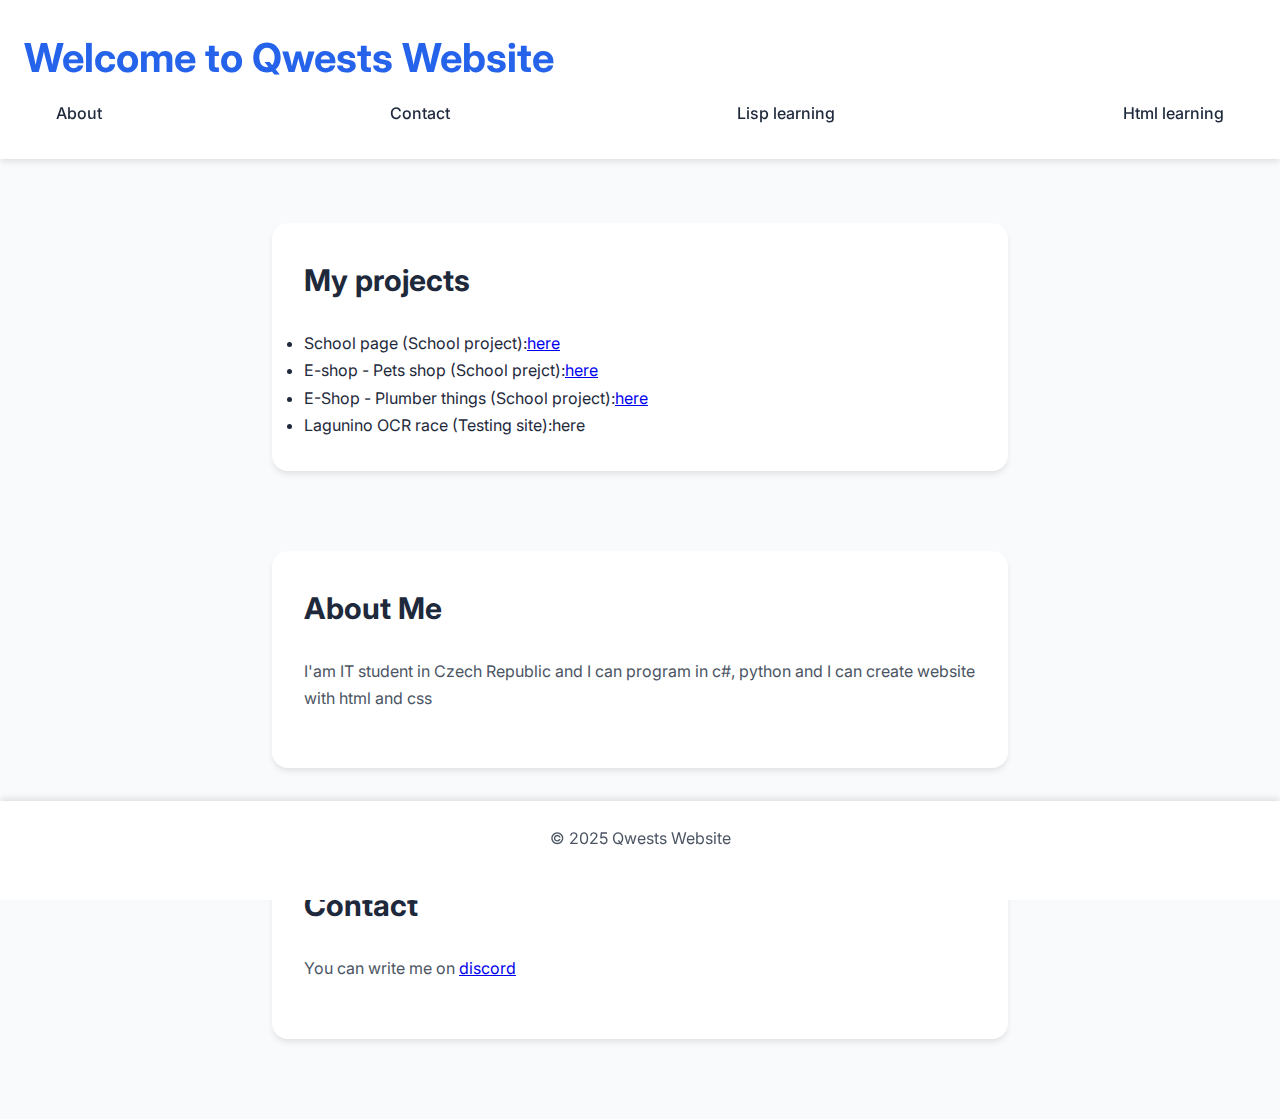
<file: index.html>
<!DOCTYPE html>
<html lang="en">

<head>
  <meta charset="utf-8">
  <meta name="viewport" content="width=device-width, initial-scale=1.0">
  <title>My Website</title>
  <link href="https://fonts.googleapis.com/css2?family=Inter:wght@400;500;700&display=swap" rel="stylesheet">
  <link href="mainstyle.css" rel="stylesheet" type="text/css" />
  <link rel="icon" href="77560-website-web-www-wide-internet-world-page.png" type="image/png">
</head>

<body>
  <header>
    <h1>Welcome to Qwests Website</h1>
    <nav>
      <a href="#about">About</a>
      <a href="#contact">Contact</a>
      <a href="/lisp/">Lisp learning</a>
      <a href="/html/">Html learning</a>
    </nav>
  </header>

  <main>
    <section>
      <h2>My projects</h2>
      <ul>
        <li>School page (School project):<a href="http://obchodvojta.wz.cz/">here</a></li>
        <li>E-shop - Pets shop (School prejct):<a href="http://chatachata.xf.cz/eshopzak">here</a></li>
        <li>E-Shop - Plumber things (School project):<a href="http://chatachata.xf.cz/instaleshop">here</a></li>
        <li>Lagunino OCR race (Testing site):<a href="http://nevim.kvalitne.cz/"></a>here</li>
      </ul>
    </section>

    <section id="about">
      <h2>About Me</h2>
      <p>I'am IT student in Czech Republic and I can program in c#, python and I can create website with html and css</p>
    </section>

    <section id="contact">
      <h2>Contact</h2>
      <p>You can write me on <a href="https://discordapp.com/users/705331676368339026">discord</a></p>
    </section>
  </main>

  <footer>
    <p>&copy; 2025 Qwests Website</p>
  </footer>

  <script src="script.js"></script>
</body>

</html>
</file>
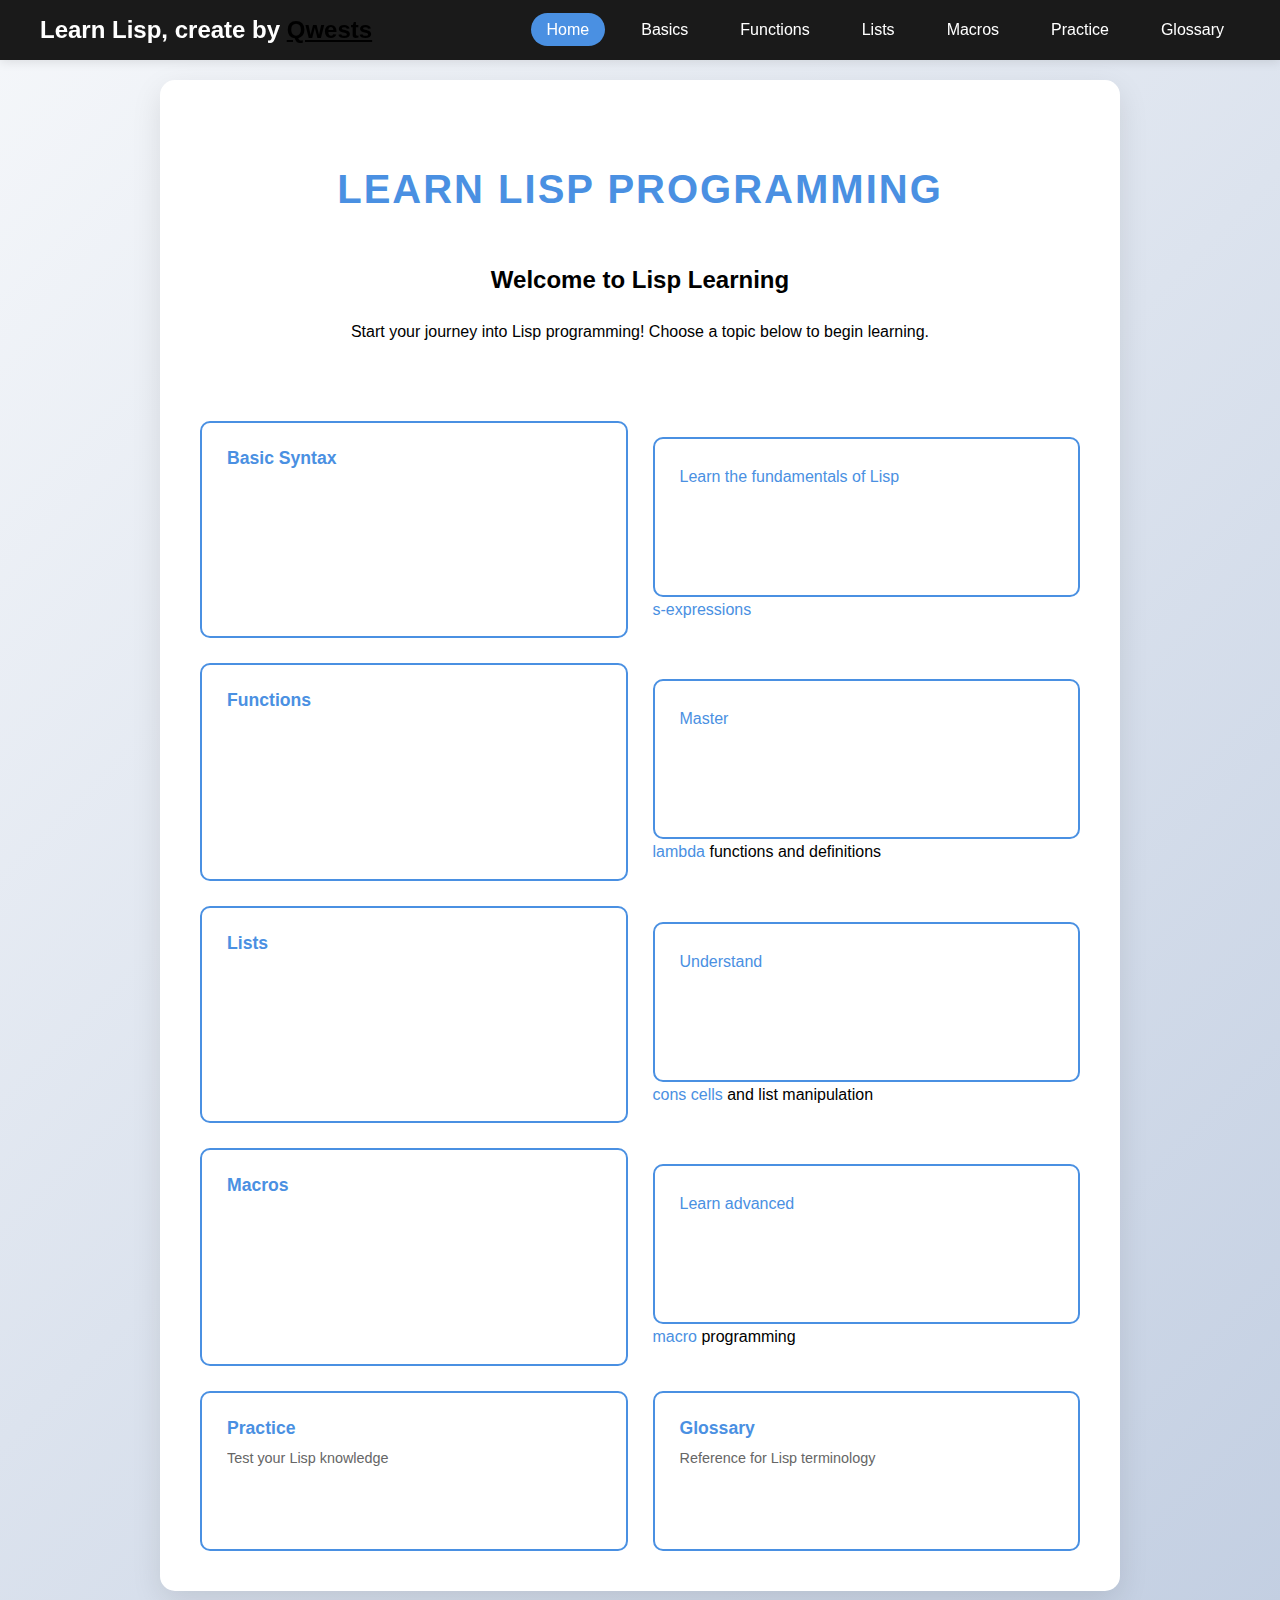
<file: lisp/index.html>
<!DOCTYPE html>
<html>
<head>
  <meta charset="utf-8">
  <meta name="viewport" content="width=device-width">
  <title>Learn Lisp</title>
  <link href="https://fonts.googleapis.com/css2?family=Fira+Code:wght@400;500&display=swap" rel="stylesheet">
  <link href="style.css" rel="stylesheet" type="text/css" />
</head>
<body>
  <nav class="main-nav">
    <div class="nav-content">
      <div class="logo">Learn Lisp, create by <a href="https://vonja.odnd.cz/", class="no-change">Qwests</a></div>
      <ul class="nav-links">
        <li><a href="index.html" class="active">Home</a></li>
        <li><a href="basics.html">Basics</a></li>
        <li><a href="functions.html">Functions</a></li>
        <li><a href="lists.html">Lists</a></li>
        <li><a href="macros.html">Macros</a></li>
        <li><a href="practice.html">Practice</a></li>
        <li><a href="glossary.html">Glossary</a></li>
      </ul>
    </div>
  </nav>

  <div class="container">
    <div class="welcome-section">
      <h1>Learn Lisp Programming</h1>
      <h2>Welcome to Lisp Learning</h2>
      <p>Start your journey into Lisp programming! Choose a topic below to begin learning.</p>
    </div>
    
    <div class="topic-grid">
      <a href="basics.html" class="topic-card">
        <h3>Basic Syntax</h3>
        <p>Learn the fundamentals of Lisp <a href="glossary.html#s-expression">s-expressions</a></p>
      </a>
      <a href="functions.html" class="topic-card">
        <h3>Functions</h3>
        <p>Master <a href="glossary.html#lambda">lambda</a> functions and definitions</p>
      </a>
      <a href="lists.html" class="topic-card">
        <h3>Lists</h3>
        <p>Understand <a href="glossary.html#cons">cons cells</a> and list manipulation</p>
      </a>
      <a href="macros.html" class="topic-card">
        <h3>Macros</h3>
        <p>Learn advanced <a href="glossary.html#macro">macro</a> programming</p>
      </a>
      <a href="practice.html" class="topic-card">
        <h3>Practice</h3>
        <p>Test your Lisp knowledge</p>
      </a>
      <a href="glossary.html" class="topic-card">
        <h3>Glossary</h3>
        <p>Reference for Lisp terminology</p>
      </a>
    </div>
  </div>
  <script src="script.js"></script>
</body>
</html>
</file>
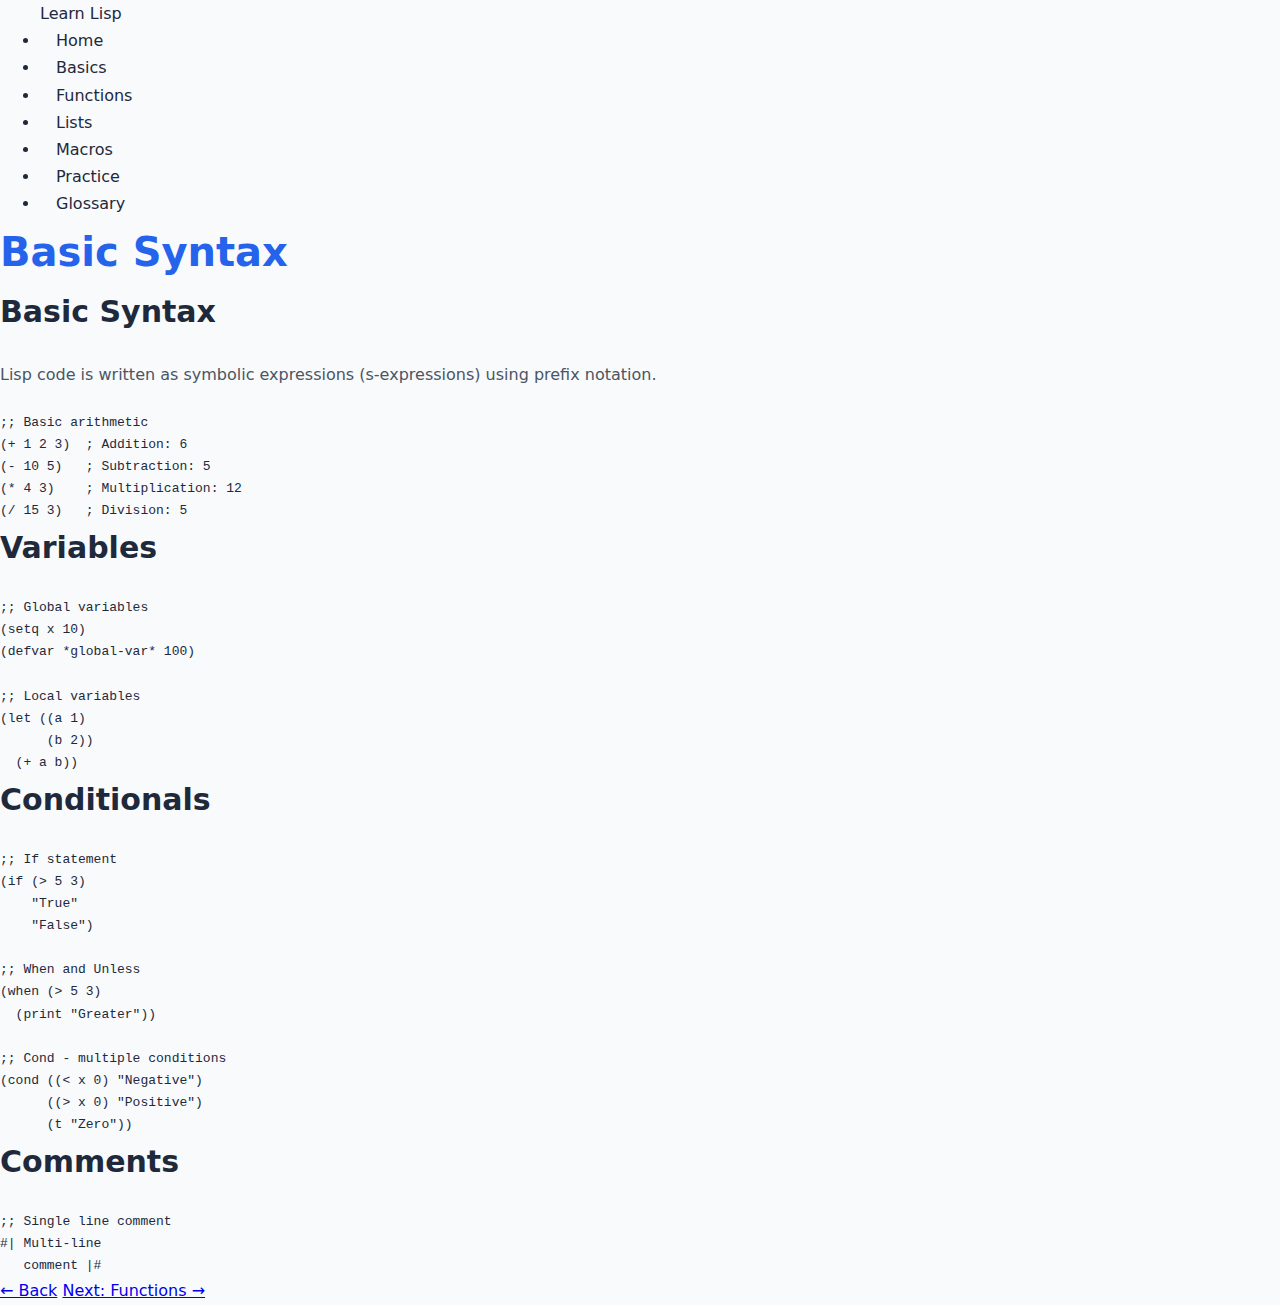
<file: basics.html>
<!DOCTYPE html>
<html>
<head>
  <meta charset="utf-8">
  <meta name="viewport" content="width=device-width">
  <title>Lisp Basics</title>
  <link href="https://fonts.googleapis.com/css2?family=Fira+Code:wght@400;500&display=swap" rel="stylesheet">
  <link href="style.css" rel="stylesheet" type="text/css" />
</head>
<body>
  <nav class="main-nav">
    <div class="nav-content">
      <div class="logo">Learn Lisp</div>
      <ul class="nav-links">
        <li><a href="index.html">Home</a></li>
        <li><a href="basics.html" class="active">Basics</a></li>
        <li><a href="functions.html">Functions</a></li>
        <li><a href="lists.html">Lists</a></li>
        <li><a href="macros.html">Macros</a></li>
        <li><a href="practice.html">Practice</a></li>
        <li><a href="glossary.html">Glossary</a></li>
      </ul>
    </div>
  </nav>

  <div class="container">
    <h1>Basic Syntax</h1>
    <div class="lesson">
      <h2>Basic Syntax</h2>
      <p>Lisp code is written as symbolic expressions (s-expressions) using prefix notation.</p>
      <pre class="code-example">;; Basic arithmetic
(+ 1 2 3)  ; Addition: 6
(- 10 5)   ; Subtraction: 5
(* 4 3)    ; Multiplication: 12
(/ 15 3)   ; Division: 5</pre>

      <h2>Variables</h2>
      <pre class="code-example">;; Global variables
(setq x 10)
(defvar *global-var* 100)

;; Local variables
(let ((a 1)
      (b 2))
  (+ a b))</pre>

      <h2>Conditionals</h2>
      <pre class="code-example">;; If statement
(if (> 5 3)
    "True"
    "False")

;; When and Unless
(when (> 5 3)
  (print "Greater"))

;; Cond - multiple conditions
(cond ((< x 0) "Negative")
      ((> x 0) "Positive")
      (t "Zero"))</pre>

      <h2>Comments</h2>
      <pre class="code-example">;; Single line comment
#| Multi-line
   comment |#</pre>
    </div>
    <div class="navigation-buttons">
      <a href="index.html" class="nav-button">← Back</a>
      <a href="functions.html" class="nav-button">Next: Functions →</a>
    </div>
  </div>
  <script src="script.js"></script>
</body>
</html>
</file>
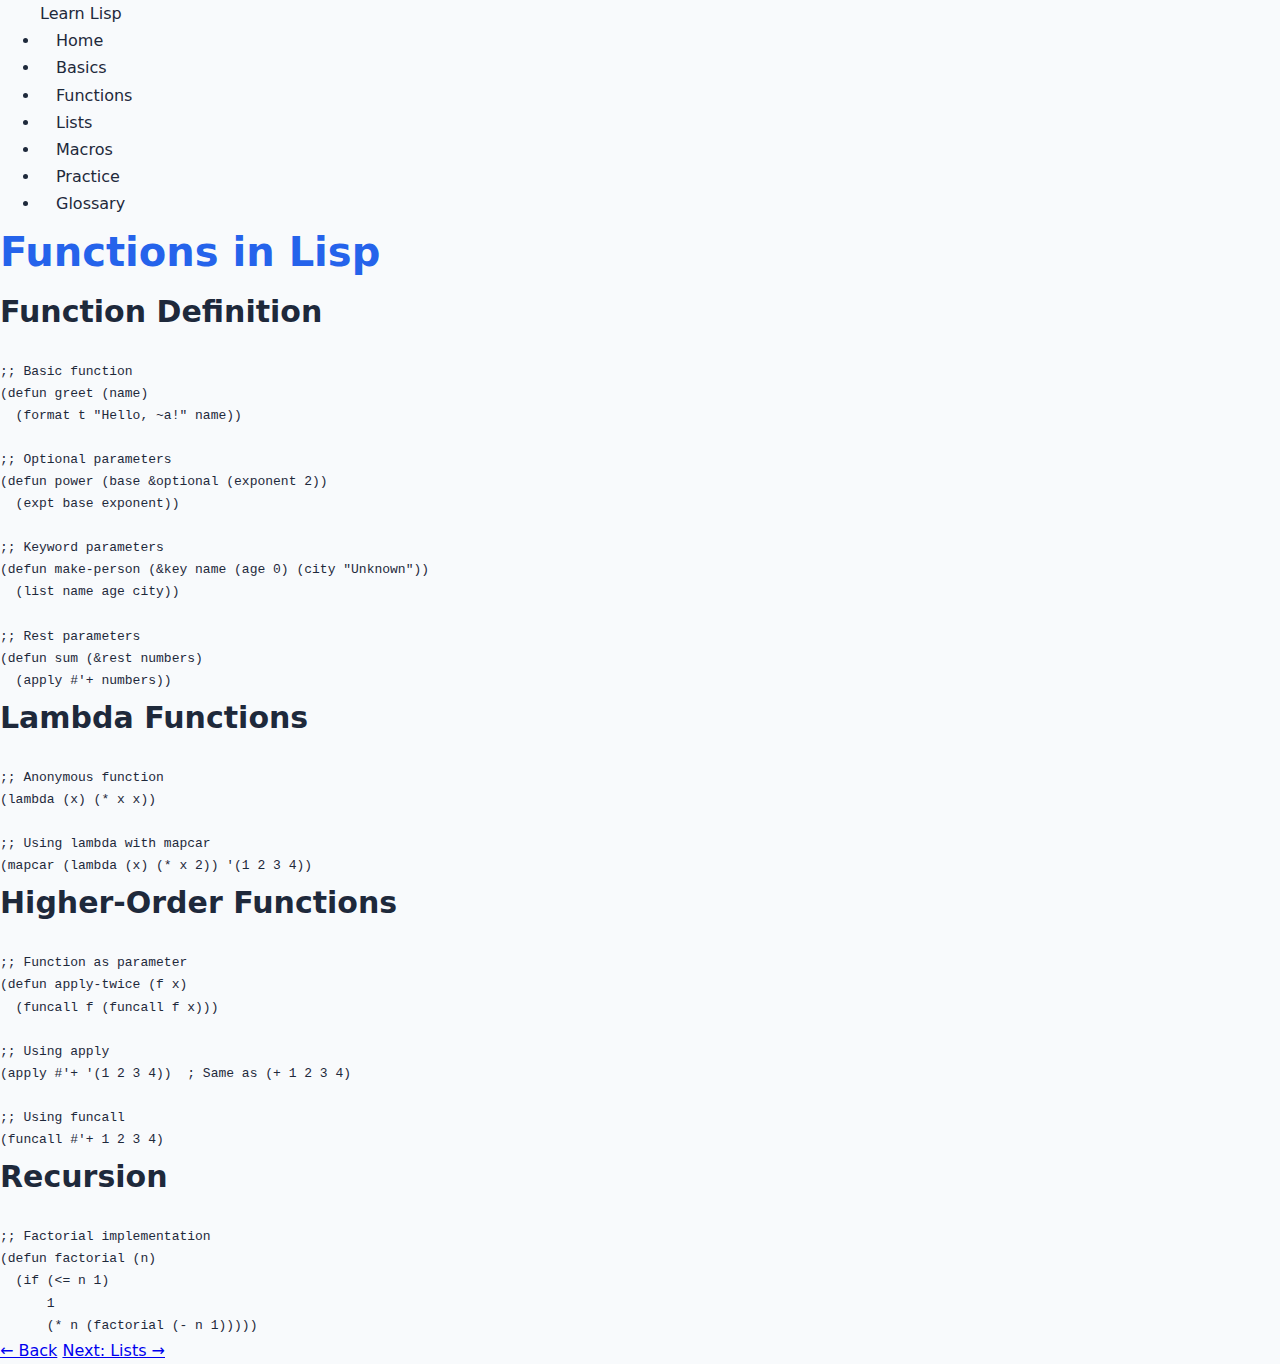
<file: functions.html>
<!DOCTYPE html>
<html>
<head>
  <meta charset="utf-8">
  <meta name="viewport" content="width=device-width">
  <title>Lisp Functions</title>
  <link href="https://fonts.googleapis.com/css2?family=Fira+Code:wght@400;500&display=swap" rel="stylesheet">
  <link href="style.css" rel="stylesheet" type="text/css" />
</head>
<body>
  <nav class="main-nav">
    <div class="nav-content">
      <div class="logo">Learn Lisp</div>
      <ul class="nav-links">
        <li><a href="index.html">Home</a></li>
        <li><a href="basics.html">Basics</a></li>
        <li><a href="functions.html" class="active">Functions</a></li>
        <li><a href="lists.html">Lists</a></li>
        <li><a href="macros.html">Macros</a></li>
        <li><a href="practice.html">Practice</a></li>
        <li><a href="glossary.html">Glossary</a></li>
      </ul>
    </div>
  </nav>

  <div class="container">
    <h1>Functions in Lisp</h1>
    <div class="lesson">
      <h2>Function Definition</h2>
      <pre class="code-example">;; Basic function
(defun greet (name)
  (format t "Hello, ~a!" name))

;; Optional parameters
(defun power (base &optional (exponent 2))
  (expt base exponent))

;; Keyword parameters
(defun make-person (&key name (age 0) (city "Unknown"))
  (list name age city))

;; Rest parameters
(defun sum (&rest numbers)
  (apply #'+ numbers))</pre>

      <h2>Lambda Functions</h2>
      <pre class="code-example">;; Anonymous function
(lambda (x) (* x x))

;; Using lambda with mapcar
(mapcar (lambda (x) (* x 2)) '(1 2 3 4))</pre>

      <h2>Higher-Order Functions</h2>
      <pre class="code-example">;; Function as parameter
(defun apply-twice (f x)
  (funcall f (funcall f x)))

;; Using apply
(apply #'+ '(1 2 3 4))  ; Same as (+ 1 2 3 4)

;; Using funcall
(funcall #'+ 1 2 3 4)</pre>

      <h2>Recursion</h2>
      <pre class="code-example">;; Factorial implementation
(defun factorial (n)
  (if (<= n 1)
      1
      (* n (factorial (- n 1)))))</pre>
    </div>
    <div class="navigation-buttons">
      <a href="basics.html" class="nav-button">← Back</a>
      <a href="lists.html" class="nav-button">Next: Lists →</a>
    </div>
  </div>
  <script src="script.js"></script>
</body>
</html>
</file>
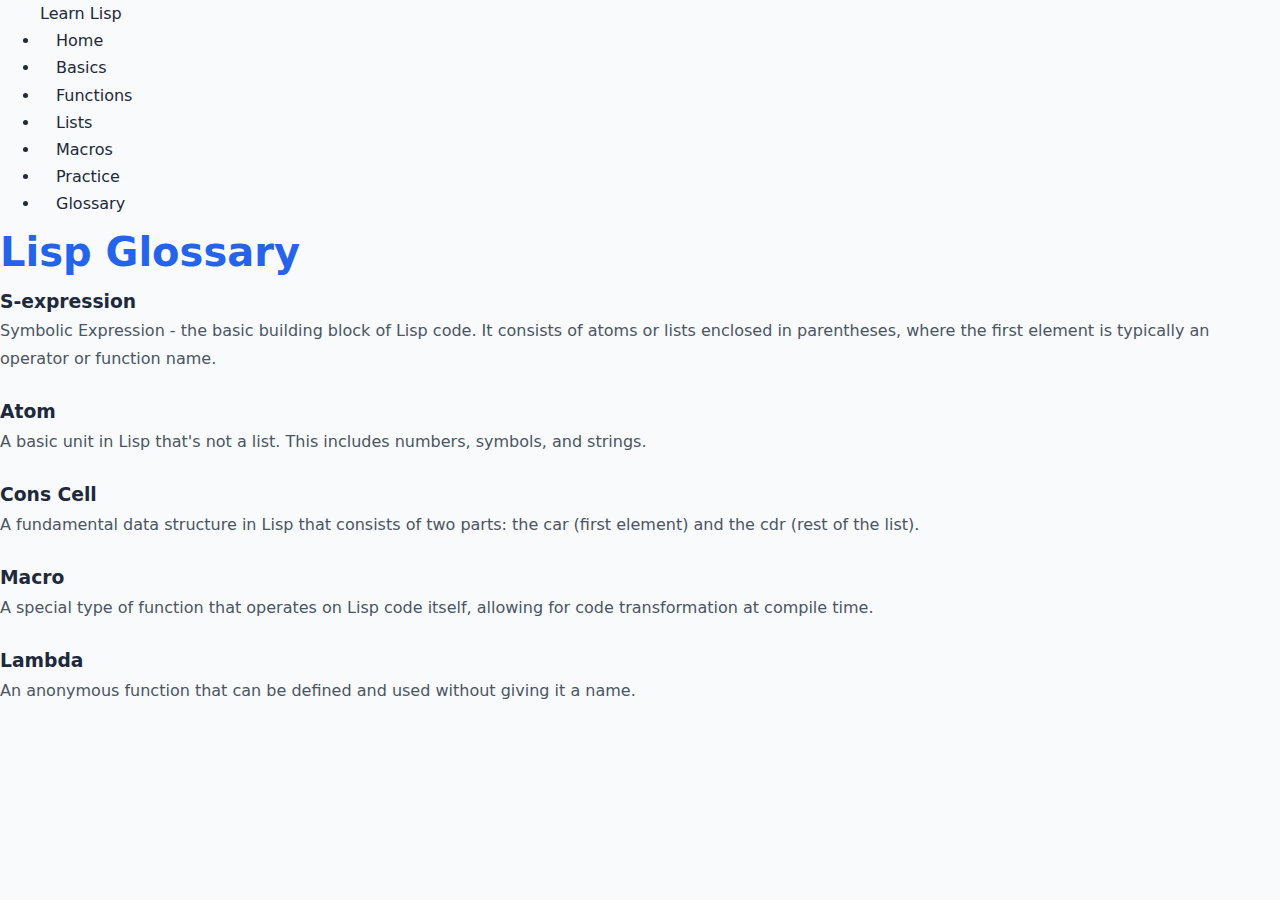
<file: glossary.html>
<!DOCTYPE html>
<html>
<head>
  <meta charset="utf-8">
  <meta name="viewport" content="width=device-width">
  <title>Lisp Glossary</title>
  <link href="https://fonts.googleapis.com/css2?family=Fira+Code:wght@400;500&display=swap" rel="stylesheet">
  <link href="style.css" rel="stylesheet" type="text/css" />
</head>
<body>
  <nav class="main-nav">
    <div class="nav-content">
      <div class="logo">Learn Lisp</div>
      <ul class="nav-links">
        <li><a href="index.html">Home</a></li>
        <li><a href="basics.html">Basics</a></li>
        <li><a href="functions.html">Functions</a></li>
        <li><a href="lists.html">Lists</a></li>
        <li><a href="macros.html">Macros</a></li>
        <li><a href="practice.html">Practice</a></li>
        <li><a href="glossary.html" class="active">Glossary</a></li>
      </ul>
    </div>
  </nav>

  <div class="container">
    <h1>Lisp Glossary</h1>
    <div class="glossary-section">
      <div id="s-expression" class="glossary-item">
        <h3>S-expression</h3>
        <p>Symbolic Expression - the basic building block of Lisp code. It consists of atoms or lists enclosed in parentheses, where the first element is typically an operator or function name.</p>
      </div>
      
      <div id="atom" class="glossary-item">
        <h3>Atom</h3>
        <p>A basic unit in Lisp that's not a list. This includes numbers, symbols, and strings.</p>
      </div>

      <div id="cons" class="glossary-item">
        <h3>Cons Cell</h3>
        <p>A fundamental data structure in Lisp that consists of two parts: the car (first element) and the cdr (rest of the list).</p>
      </div>

      <div id="macro" class="glossary-item">
        <h3>Macro</h3>
        <p>A special type of function that operates on Lisp code itself, allowing for code transformation at compile time.</p>
      </div>

      <div id="lambda" class="glossary-item">
        <h3>Lambda</h3>
        <p>An anonymous function that can be defined and used without giving it a name.</p>
      </div>
    </div>
  </div>
  <script src="script.js"></script>
</body>
</html>
</file>
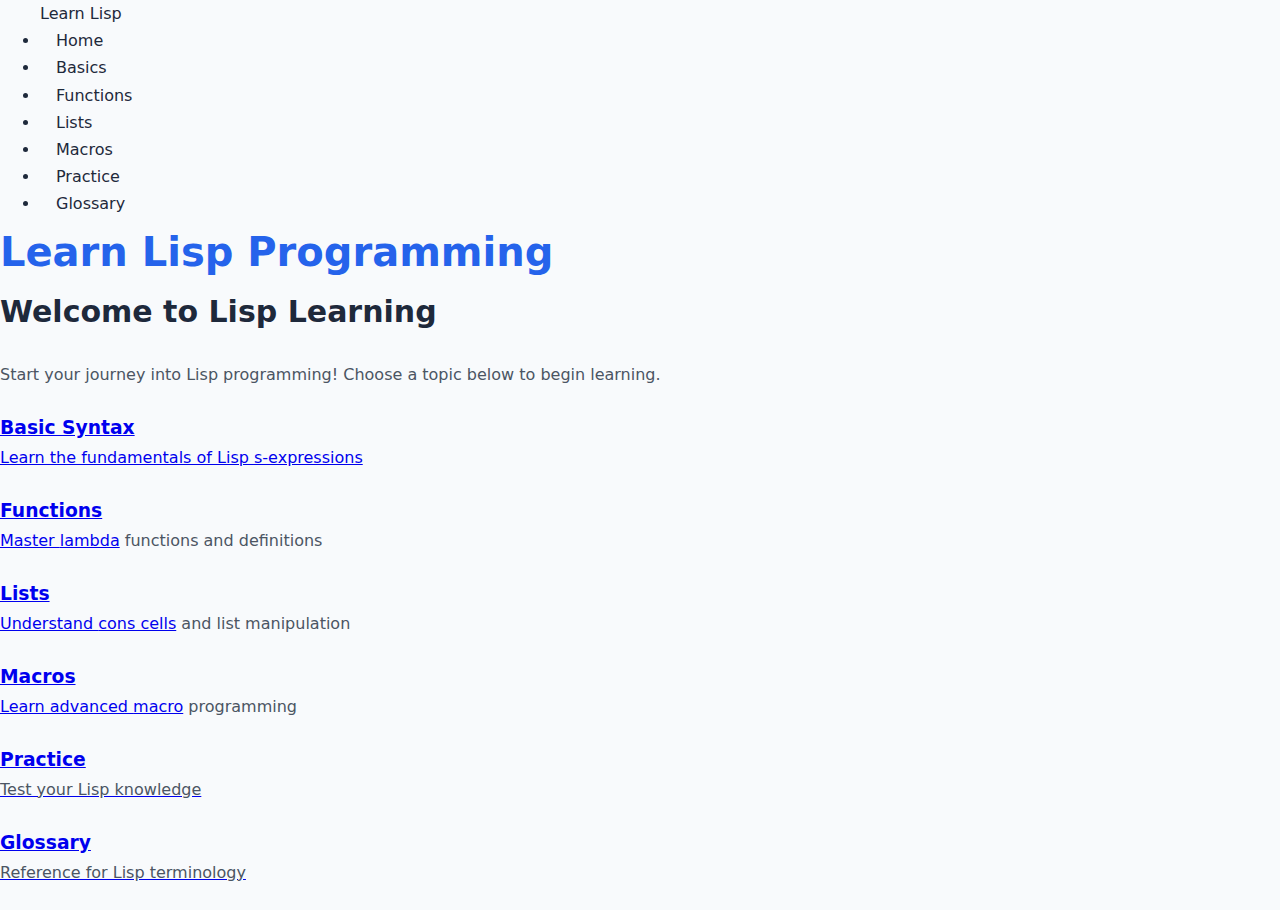
<file: learnlisp.html>
<!DOCTYPE html>
<html>
<head>
  <meta charset="utf-8">
  <meta name="viewport" content="width=device-width">
  <title>Learn Lisp</title>
  <link href="https://fonts.googleapis.com/css2?family=Fira+Code:wght@400;500&display=swap" rel="stylesheet">
  <link href="style.css" rel="stylesheet" type="text/css" />
</head>
<body>
  <nav class="main-nav">
    <div class="nav-content">
      <div class="logo">Learn Lisp</div>
      <ul class="nav-links">
        <li><a href="index.html" class="active">Home</a></li>
        <li><a href="basics.html">Basics</a></li>
        <li><a href="functions.html">Functions</a></li>
        <li><a href="lists.html">Lists</a></li>
        <li><a href="macros.html">Macros</a></li>
        <li><a href="practice.html">Practice</a></li>
        <li><a href="glossary.html">Glossary</a></li>
      </ul>
    </div>
  </nav>

  <div class="container">
    <div class="welcome-section">
      <h1>Learn Lisp Programming</h1>
      <h2>Welcome to Lisp Learning</h2>
      <p>Start your journey into Lisp programming! Choose a topic below to begin learning.</p>
    </div>
    
    <div class="topic-grid">
      <a href="basics.html" class="topic-card">
        <h3>Basic Syntax</h3>
        <p>Learn the fundamentals of Lisp <a href="glossary.html#s-expression">s-expressions</a></p>
      </a>
      <a href="functions.html" class="topic-card">
        <h3>Functions</h3>
        <p>Master <a href="glossary.html#lambda">lambda</a> functions and definitions</p>
      </a>
      <a href="lists.html" class="topic-card">
        <h3>Lists</h3>
        <p>Understand <a href="glossary.html#cons">cons cells</a> and list manipulation</p>
      </a>
      <a href="macros.html" class="topic-card">
        <h3>Macros</h3>
        <p>Learn advanced <a href="glossary.html#macro">macro</a> programming</p>
      </a>
      <a href="practice.html" class="topic-card">
        <h3>Practice</h3>
        <p>Test your Lisp knowledge</p>
      </a>
      <a href="glossary.html" class="topic-card">
        <h3>Glossary</h3>
        <p>Reference for Lisp terminology</p>
      </a>
    </div>
  </div>
  <script src="script.js"></script>
</body>
</html>
</file>
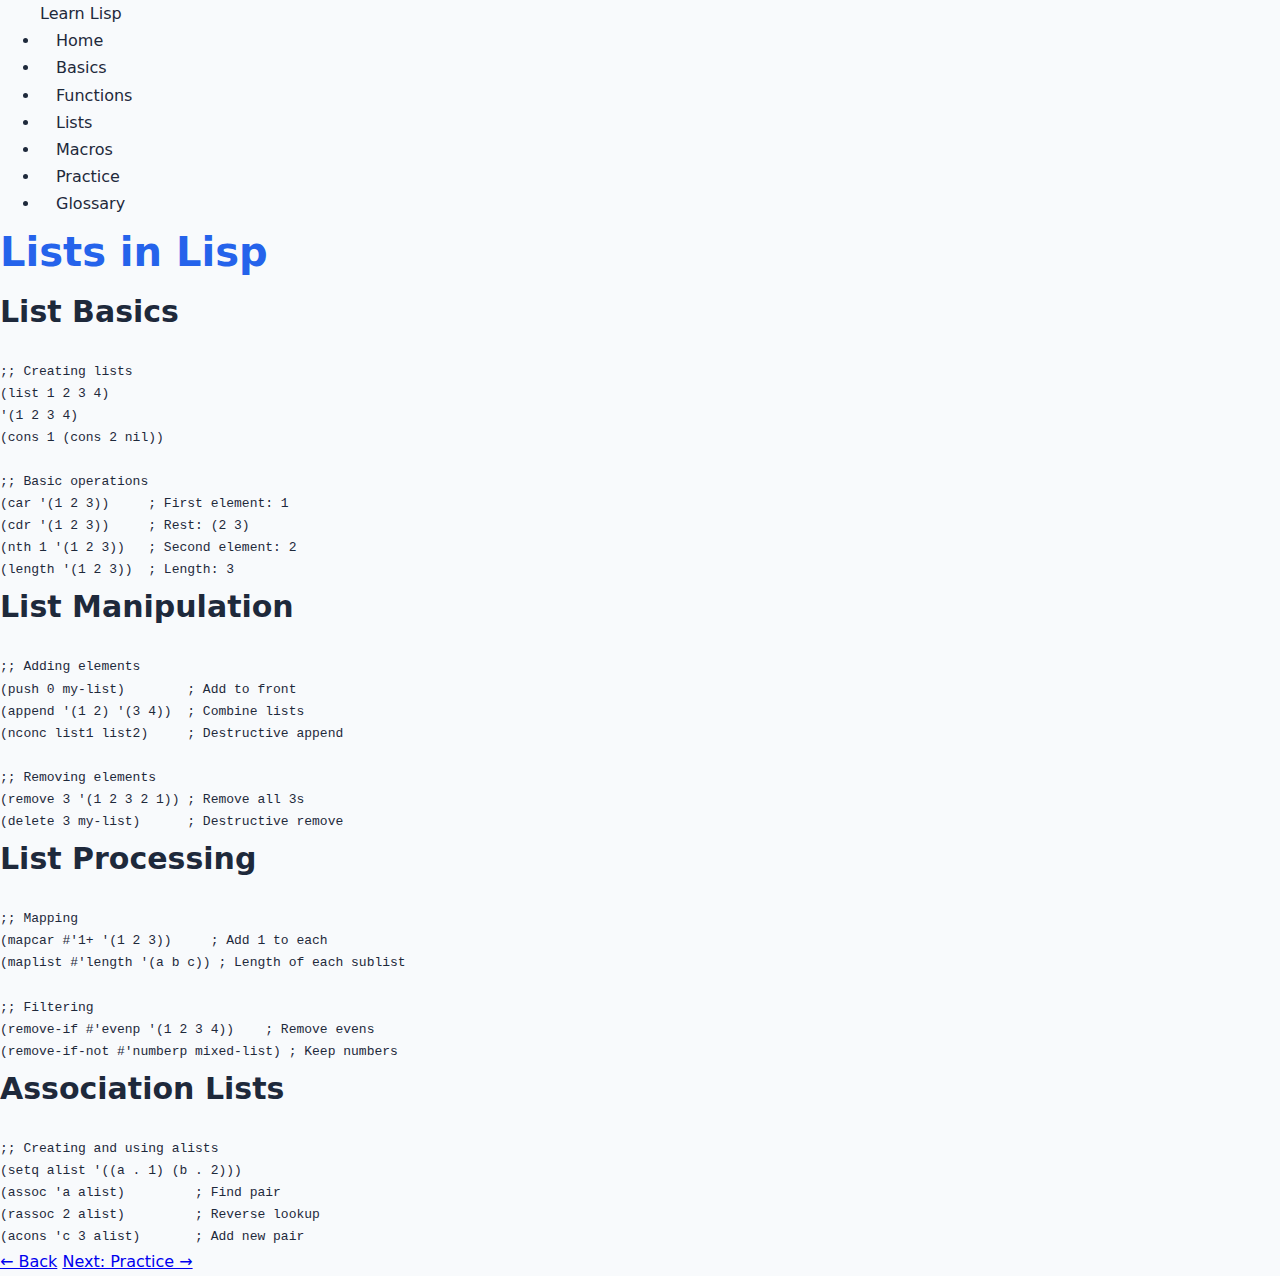
<file: lists.html>
<!DOCTYPE html>
<html>
<head>
  <meta charset="utf-8">
  <meta name="viewport" content="width=device-width">
  <title>Lisp Lists</title>
  <link href="https://fonts.googleapis.com/css2?family=Fira+Code:wght@400;500&display=swap" rel="stylesheet">
  <link href="style.css" rel="stylesheet" type="text/css" />
</head>
<body>
  <nav class="main-nav">
    <div class="nav-content">
      <div class="logo">Learn Lisp</div>
      <ul class="nav-links">
        <li><a href="index.html">Home</a></li>
        <li><a href="basics.html">Basics</a></li>
        <li><a href="functions.html">Functions</a></li>
        <li><a href="lists.html" class="active">Lists</a></li>
        <li><a href="macros.html">Macros</a></li>
        <li><a href="practice.html">Practice</a></li>
        <li><a href="glossary.html">Glossary</a></li>
      </ul>
    </div>
  </nav>

  <div class="container">
    <h1>Lists in Lisp</h1>
    <div class="lesson">
      <h2>List Basics</h2>
      <pre class="code-example">;; Creating lists
(list 1 2 3 4)
'(1 2 3 4)
(cons 1 (cons 2 nil))

;; Basic operations
(car '(1 2 3))     ; First element: 1
(cdr '(1 2 3))     ; Rest: (2 3)
(nth 1 '(1 2 3))   ; Second element: 2
(length '(1 2 3))  ; Length: 3</pre>

      <h2>List Manipulation</h2>
      <pre class="code-example">;; Adding elements
(push 0 my-list)        ; Add to front
(append '(1 2) '(3 4))  ; Combine lists
(nconc list1 list2)     ; Destructive append

;; Removing elements
(remove 3 '(1 2 3 2 1)) ; Remove all 3s
(delete 3 my-list)      ; Destructive remove</pre>

      <h2>List Processing</h2>
      <pre class="code-example">;; Mapping
(mapcar #'1+ '(1 2 3))     ; Add 1 to each
(maplist #'length '(a b c)) ; Length of each sublist

;; Filtering
(remove-if #'evenp '(1 2 3 4))    ; Remove evens
(remove-if-not #'numberp mixed-list) ; Keep numbers</pre>

      <h2>Association Lists</h2>
      <pre class="code-example">;; Creating and using alists
(setq alist '((a . 1) (b . 2)))
(assoc 'a alist)         ; Find pair
(rassoc 2 alist)         ; Reverse lookup
(acons 'c 3 alist)       ; Add new pair</pre>
    </div>
    <div class="navigation-buttons">
      <a href="functions.html" class="nav-button">← Back</a>
      <a href="practice.html" class="nav-button">Next: Practice →</a>
    </div>
  </div>
  <script src="script.js"></script>
</body>
</html>
</file>
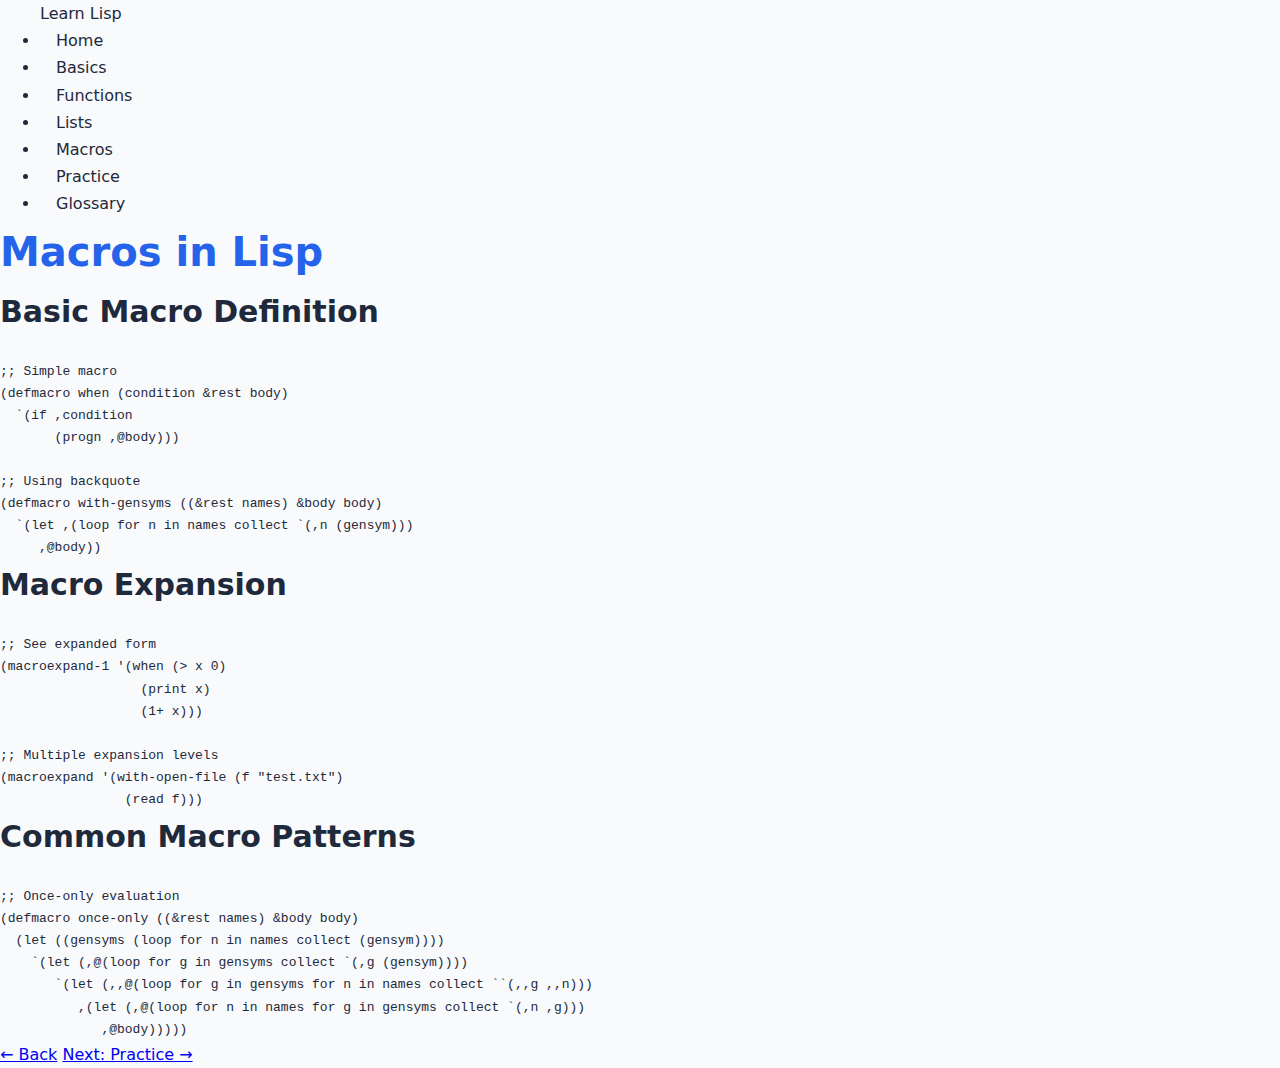
<file: macros.html>
<!DOCTYPE html>
<html>
<head>
  <meta charset="utf-8">
  <meta name="viewport" content="width=device-width">
  <title>Lisp Macros</title>
  <link href="https://fonts.googleapis.com/css2?family=Fira+Code:wght@400;500&display=swap" rel="stylesheet">
  <link href="style.css" rel="stylesheet" type="text/css" />
</head>
<body>
  <nav class="main-nav">
    <div class="nav-content">
      <div class="logo">Learn Lisp</div>
      <ul class="nav-links">
        <li><a href="index.html">Home</a></li>
        <li><a href="basics.html">Basics</a></li>
        <li><a href="functions.html">Functions</a></li>
        <li><a href="lists.html">Lists</a></li>
        <li><a href="macros.html" class="active">Macros</a></li>
        <li><a href="practice.html">Practice</a></li>
        <li><a href="glossary.html">Glossary</a></li>
      </ul>
    </div>
  </nav>

  <div class="container">
    <h1>Macros in Lisp</h1>
    <div class="lesson">
      <h2>Basic Macro Definition</h2>
      <pre class="code-example">;; Simple macro
(defmacro when (condition &rest body)
  `(if ,condition
       (progn ,@body)))

;; Using backquote
(defmacro with-gensyms ((&rest names) &body body)
  `(let ,(loop for n in names collect `(,n (gensym)))
     ,@body))</pre>

      <h2>Macro Expansion</h2>
      <pre class="code-example">;; See expanded form
(macroexpand-1 '(when (> x 0)
                  (print x)
                  (1+ x)))

;; Multiple expansion levels
(macroexpand '(with-open-file (f "test.txt")
                (read f)))</pre>

      <h2>Common Macro Patterns</h2>
      <pre class="code-example">;; Once-only evaluation
(defmacro once-only ((&rest names) &body body)
  (let ((gensyms (loop for n in names collect (gensym))))
    `(let (,@(loop for g in gensyms collect `(,g (gensym))))
       `(let (,,@(loop for g in gensyms for n in names collect ``(,,g ,,n)))
          ,(let (,@(loop for n in names for g in gensyms collect `(,n ,g)))
             ,@body)))))</pre>
    </div>
    <div class="navigation-buttons">
      <a href="lists.html" class="nav-button">← Back</a>
      <a href="practice.html" class="nav-button">Next: Practice →</a>
    </div>
  </div>
  <script src="script.js"></script>
</body>
</html>
</file>
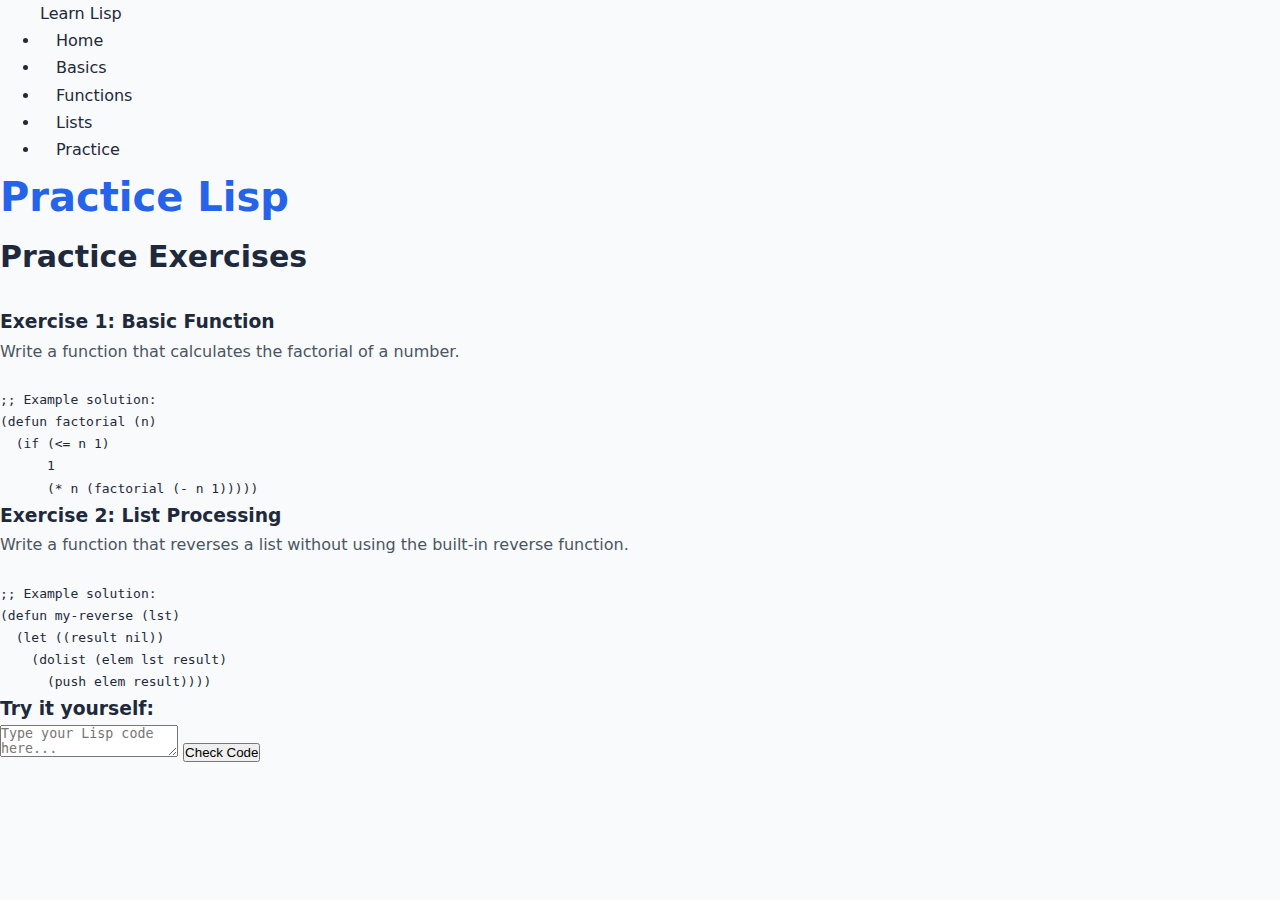
<file: practice.html>
<!DOCTYPE html>
<html>
<head>
  <meta charset="utf-8">
  <meta name="viewport" content="width=device-width">
  <title>Practice Lisp</title>
  <link href="https://fonts.googleapis.com/css2?family=Fira+Code:wght@400;500&display=swap" rel="stylesheet">
  <link href="style.css" rel="stylesheet" type="text/css" />
</head>
<body>
  <nav class="main-nav">
    <div class="nav-content">
      <div class="logo">Learn Lisp</div>
      <ul class="nav-links">
        <li><a href="index.html">Home</a></li>
        <li><a href="basics.html">Basics</a></li>
        <li><a href="functions.html">Functions</a></li>
        <li><a href="lists.html">Lists</a></li>
        <li><a href="practice.html" class="active">Practice</a></li>
      </ul>
    </div>
  </nav>

  <div class="container">
    <h1>Practice Lisp</h1>
    <div class="practice">
      <h2>Practice Exercises</h2>
      <div class="exercise">
        <h3>Exercise 1: Basic Function</h3>
        <p>Write a function that calculates the factorial of a number.</p>
        <pre class="code-example">;; Example solution:
(defun factorial (n)
  (if (<= n 1)
      1
      (* n (factorial (- n 1)))))</pre>
      </div>

      <div class="exercise">
        <h3>Exercise 2: List Processing</h3>
        <p>Write a function that reverses a list without using the built-in reverse function.</p>
        <pre class="code-example">;; Example solution:
(defun my-reverse (lst)
  (let ((result nil))
    (dolist (elem lst result)
      (push elem result))))</pre>
      </div>

      <h3>Try it yourself:</h3>
      <textarea id="code-input" placeholder="Type your Lisp code here..."></textarea>
      <button onclick="checkCode()">Check Code</button>
      <div id="feedback"></div>
    </div>
  </div>
  <script src="script.js"></script>
</body>
</html>
</file>
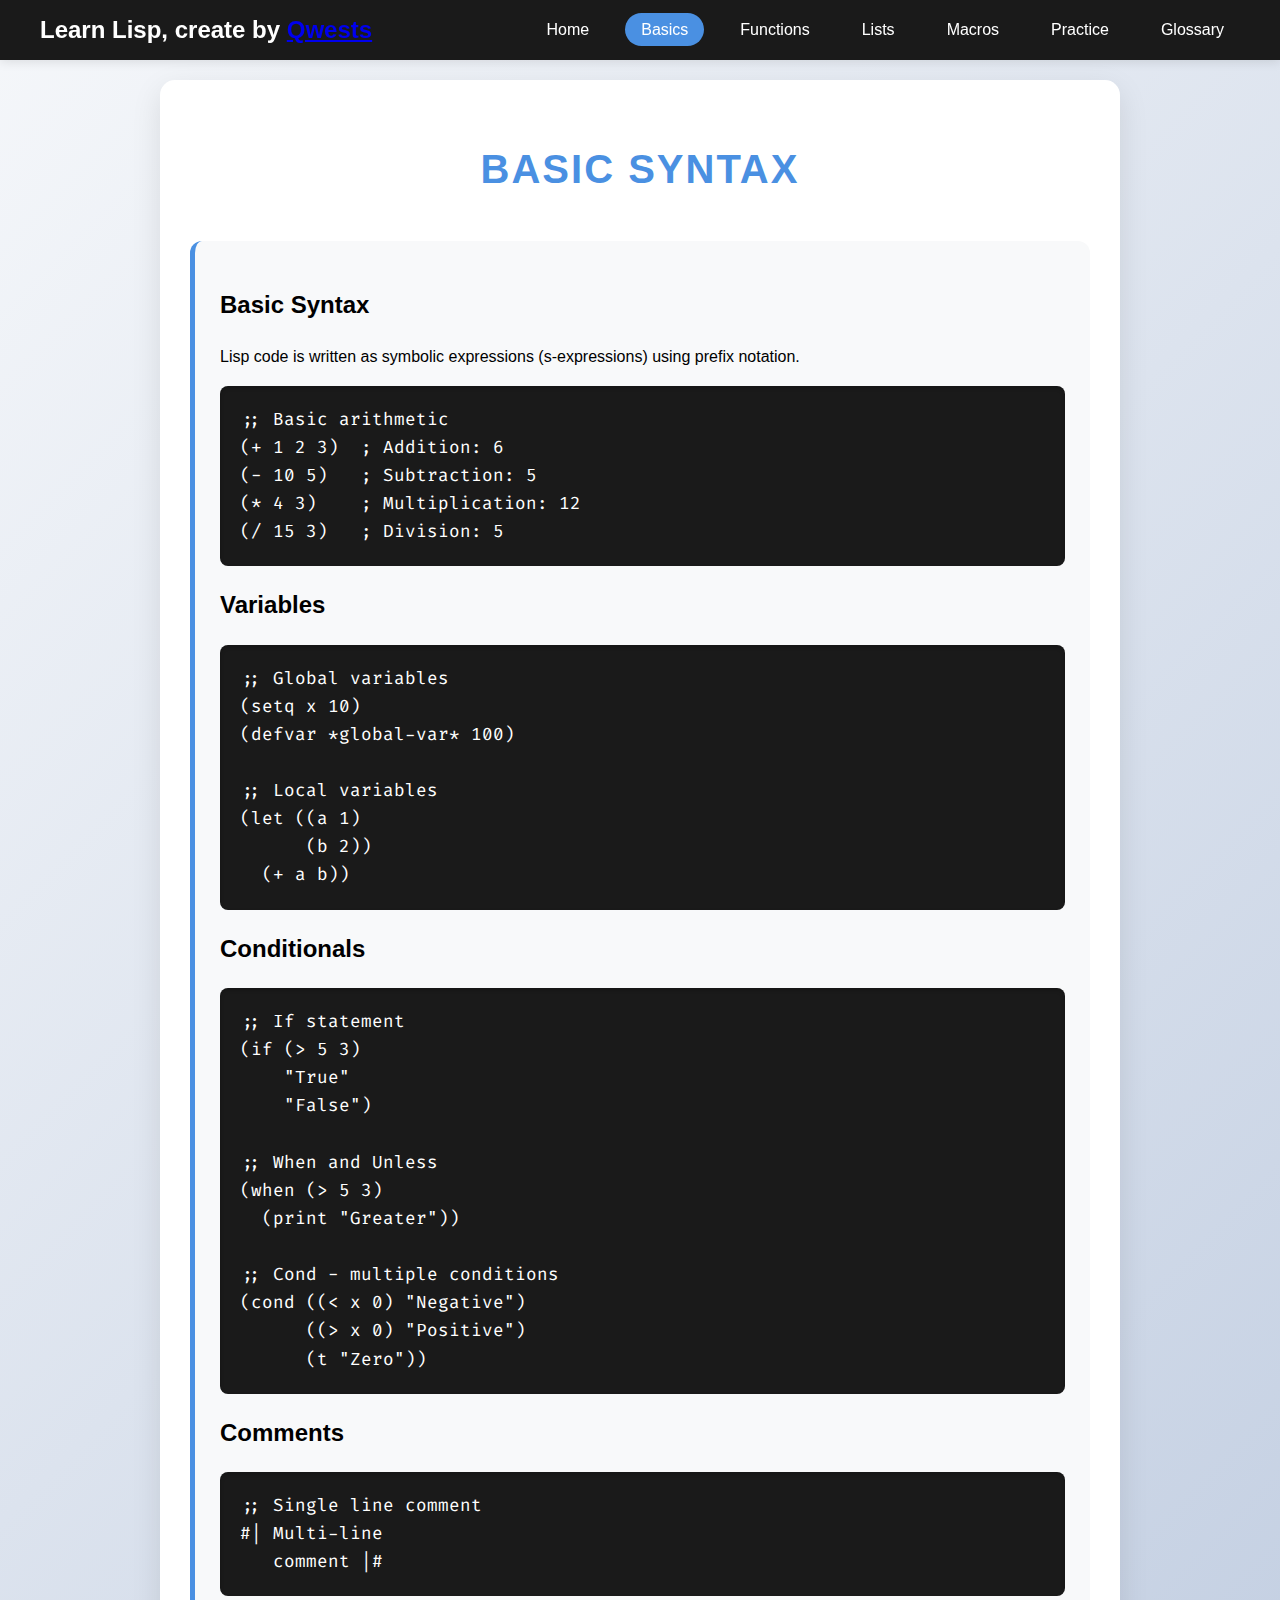
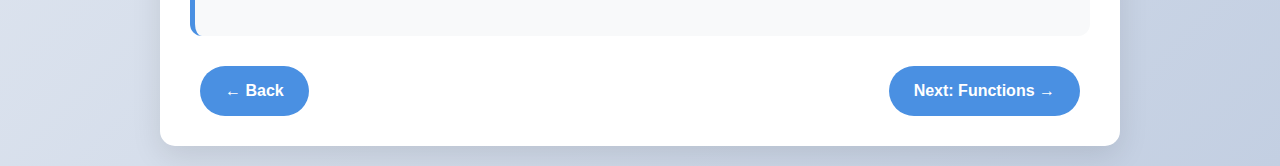
<file: lisp/basics.html>
<!DOCTYPE html>
<html>
<head>
  <meta charset="utf-8">
  <meta name="viewport" content="width=device-width">
  <title>Lisp Basics</title>
  <link href="https://fonts.googleapis.com/css2?family=Fira+Code:wght@400;500&display=swap" rel="stylesheet">
  <link href="style.css" rel="stylesheet" type="text/css" />
</head>
<body>
  <nav class="main-nav">
    <div class="nav-content">
      <div class="logo">Learn Lisp, create by <a href="https://vonja.odnd.cz/">Qwests</a></div>
      <ul class="nav-links">
        <li><a href="index.html">Home</a></li>
        <li><a href="basics.html" class="active">Basics</a></li>
        <li><a href="functions.html">Functions</a></li>
        <li><a href="lists.html">Lists</a></li>
        <li><a href="macros.html">Macros</a></li>
        <li><a href="practice.html">Practice</a></li>
        <li><a href="glossary.html">Glossary</a></li>
      </ul>
    </div>
  </nav>

  <div class="container">
    <h1>Basic Syntax</h1>
    <div class="lesson">
      <h2>Basic Syntax</h2>
      <p>Lisp code is written as symbolic expressions (s-expressions) using prefix notation.</p>
      <pre class="code-example">;; Basic arithmetic
(+ 1 2 3)  ; Addition: 6
(- 10 5)   ; Subtraction: 5
(* 4 3)    ; Multiplication: 12
(/ 15 3)   ; Division: 5</pre>

      <h2>Variables</h2>
      <pre class="code-example">;; Global variables
(setq x 10)
(defvar *global-var* 100)

;; Local variables
(let ((a 1)
      (b 2))
  (+ a b))</pre>

      <h2>Conditionals</h2>
      <pre class="code-example">;; If statement
(if (> 5 3)
    "True"
    "False")

;; When and Unless
(when (> 5 3)
  (print "Greater"))

;; Cond - multiple conditions
(cond ((< x 0) "Negative")
      ((> x 0) "Positive")
      (t "Zero"))</pre>

      <h2>Comments</h2>
      <pre class="code-example">;; Single line comment
#| Multi-line
   comment |#</pre>
    </div>
    <div class="navigation-buttons">
      <a href="index.html" class="nav-button">← Back</a>
      <a href="functions.html" class="nav-button">Next: Functions →</a>
    </div>
  </div>
  <script src="script.js"></script>
</body>
</html>
</file>
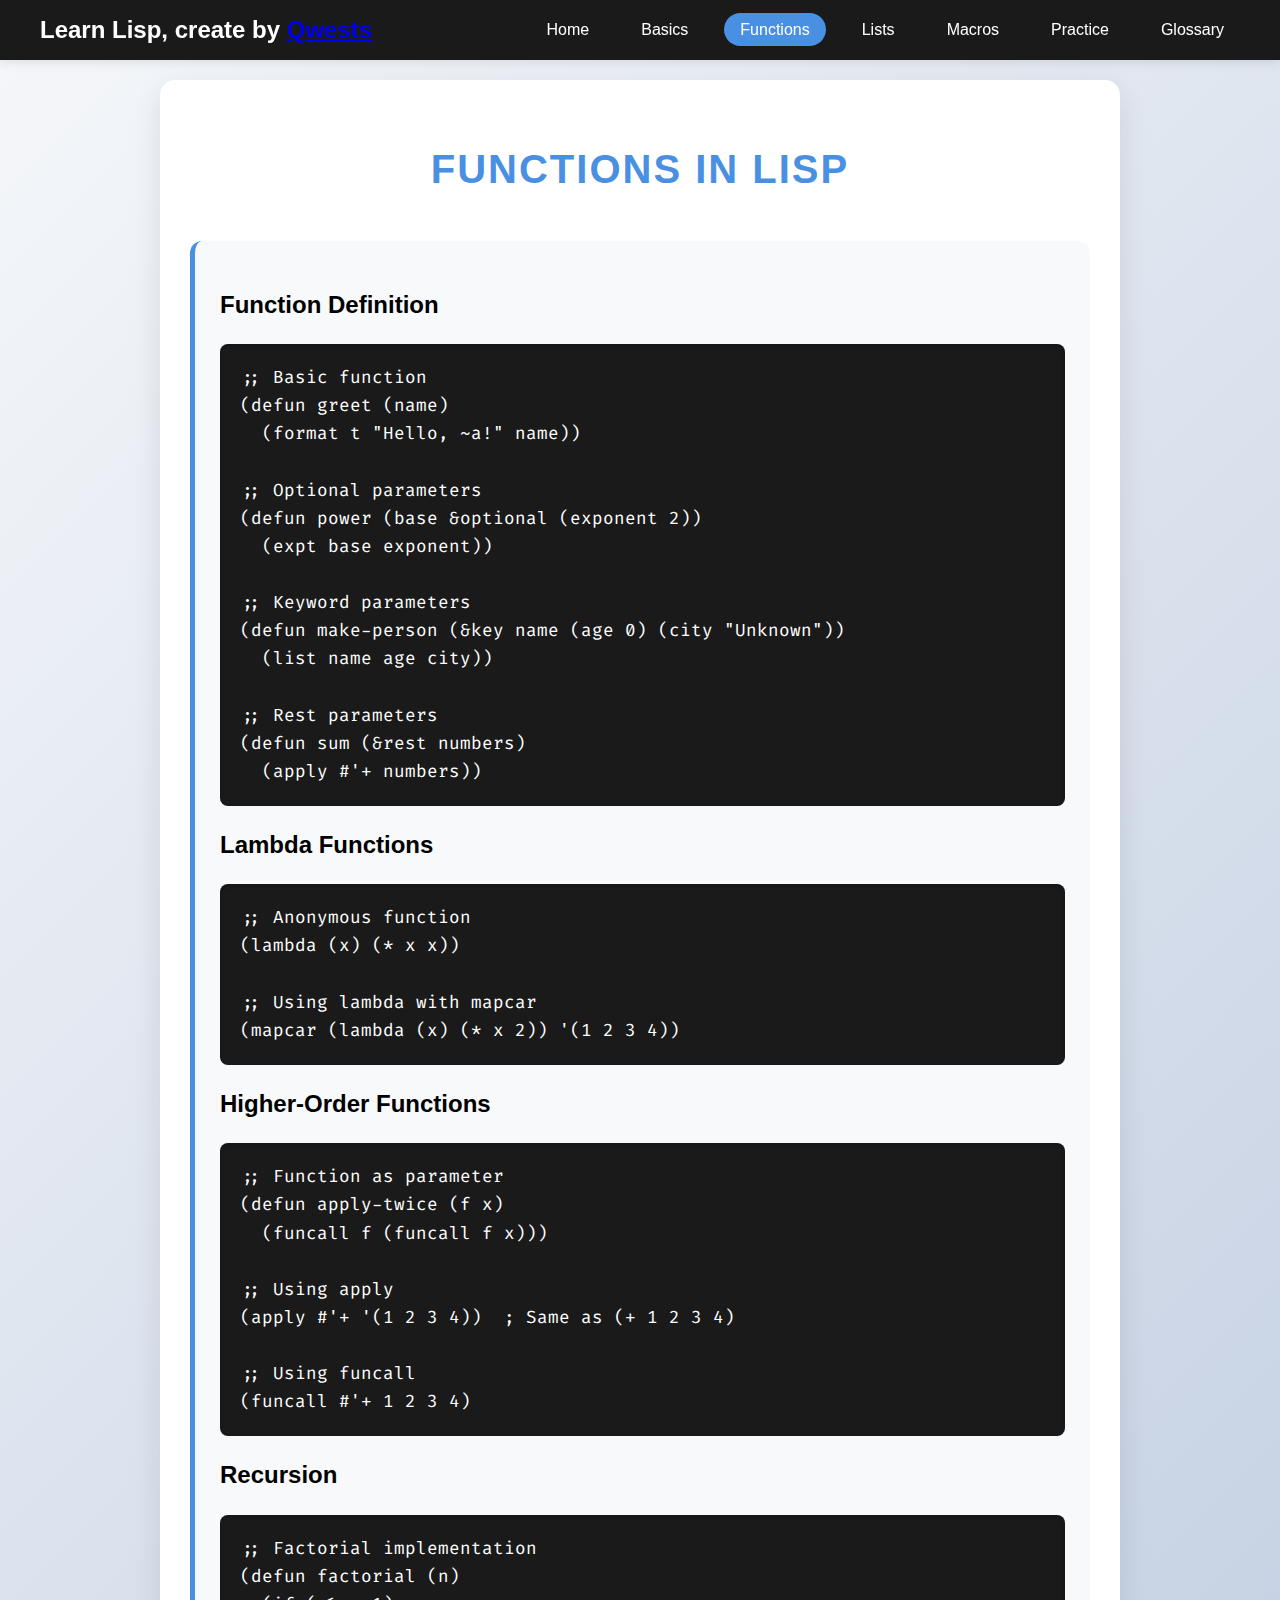
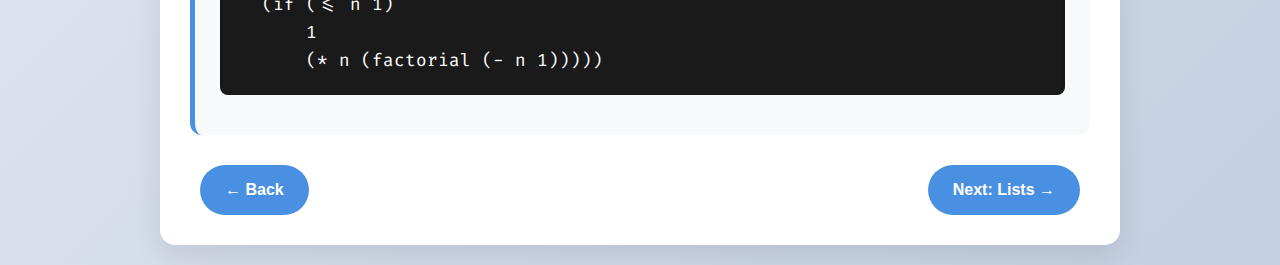
<file: lisp/functions.html>
<!DOCTYPE html>
<html>
<head>
  <meta charset="utf-8">
  <meta name="viewport" content="width=device-width">
  <title>Lisp Functions</title>
  <link href="https://fonts.googleapis.com/css2?family=Fira+Code:wght@400;500&display=swap" rel="stylesheet">
  <link href="style.css" rel="stylesheet" type="text/css" />
</head>
<body>
  <nav class="main-nav">
    <div class="nav-content">
      <div class="logo">Learn Lisp, create by <a href="https://vonja.odnd.cz/">Qwests</a></div>
      <ul class="nav-links">
        <li><a href="index.html">Home</a></li>
        <li><a href="basics.html">Basics</a></li>
        <li><a href="functions.html" class="active">Functions</a></li>
        <li><a href="lists.html">Lists</a></li>
        <li><a href="macros.html">Macros</a></li>
        <li><a href="practice.html">Practice</a></li>
        <li><a href="glossary.html">Glossary</a></li>
      </ul>
    </div>
  </nav>

  <div class="container">
    <h1>Functions in Lisp</h1>
    <div class="lesson">
      <h2>Function Definition</h2>
      <pre class="code-example">;; Basic function
(defun greet (name)
  (format t "Hello, ~a!" name))

;; Optional parameters
(defun power (base &optional (exponent 2))
  (expt base exponent))

;; Keyword parameters
(defun make-person (&key name (age 0) (city "Unknown"))
  (list name age city))

;; Rest parameters
(defun sum (&rest numbers)
  (apply #'+ numbers))</pre>

      <h2>Lambda Functions</h2>
      <pre class="code-example">;; Anonymous function
(lambda (x) (* x x))

;; Using lambda with mapcar
(mapcar (lambda (x) (* x 2)) '(1 2 3 4))</pre>

      <h2>Higher-Order Functions</h2>
      <pre class="code-example">;; Function as parameter
(defun apply-twice (f x)
  (funcall f (funcall f x)))

;; Using apply
(apply #'+ '(1 2 3 4))  ; Same as (+ 1 2 3 4)

;; Using funcall
(funcall #'+ 1 2 3 4)</pre>

      <h2>Recursion</h2>
      <pre class="code-example">;; Factorial implementation
(defun factorial (n)
  (if (<= n 1)
      1
      (* n (factorial (- n 1)))))</pre>
    </div>
    <div class="navigation-buttons">
      <a href="basics.html" class="nav-button">← Back</a>
      <a href="lists.html" class="nav-button">Next: Lists →</a>
    </div>
  </div>
  <script src="script.js"></script>
</body>
</html>
</file>
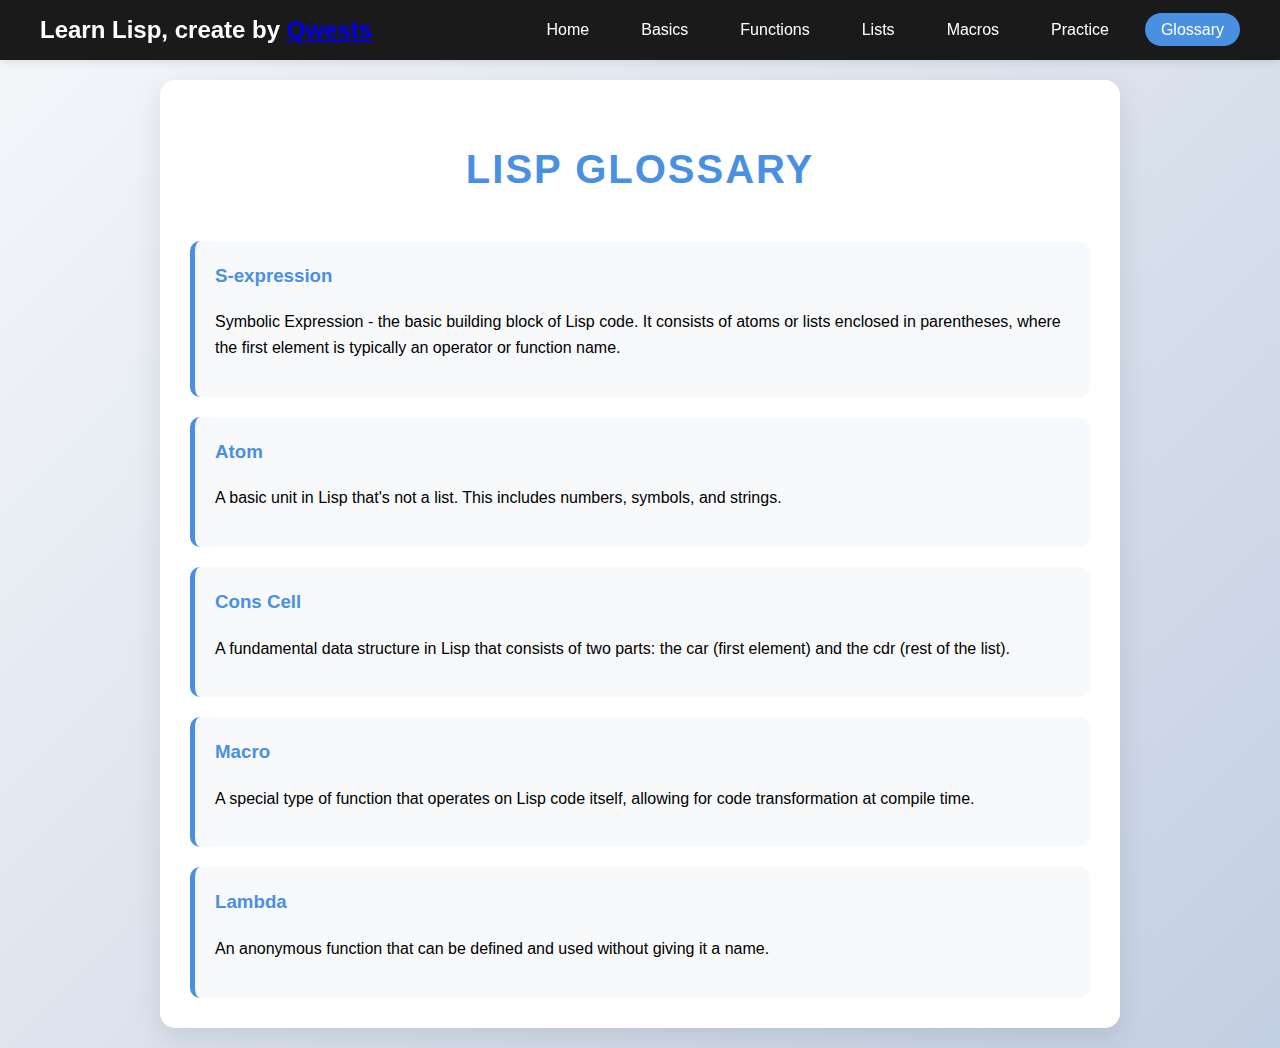
<file: lisp/glossary.html>
<!DOCTYPE html>
<html>
<head>
  <meta charset="utf-8">
  <meta name="viewport" content="width=device-width">
  <title>Lisp Glossary</title>
  <link href="https://fonts.googleapis.com/css2?family=Fira+Code:wght@400;500&display=swap" rel="stylesheet">
  <link href="style.css" rel="stylesheet" type="text/css" />
</head>
<body>
  <nav class="main-nav">
    <div class="nav-content">
      <div class="logo">Learn Lisp, create by <a href="https://vonja.odnd.cz/">Qwests</a></div>
      <ul class="nav-links">
        <li><a href="index.html">Home</a></li>
        <li><a href="basics.html">Basics</a></li>
        <li><a href="functions.html">Functions</a></li>
        <li><a href="lists.html">Lists</a></li>
        <li><a href="macros.html">Macros</a></li>
        <li><a href="practice.html">Practice</a></li>
        <li><a href="glossary.html" class="active">Glossary</a></li>
      </ul>
    </div>
  </nav>

  <div class="container">
    <h1>Lisp Glossary</h1>
    <div class="glossary-section">
      <div id="s-expression" class="glossary-item">
        <h3>S-expression</h3>
        <p>Symbolic Expression - the basic building block of Lisp code. It consists of atoms or lists enclosed in parentheses, where the first element is typically an operator or function name.</p>
      </div>
      
      <div id="atom" class="glossary-item">
        <h3>Atom</h3>
        <p>A basic unit in Lisp that's not a list. This includes numbers, symbols, and strings.</p>
      </div>

      <div id="cons" class="glossary-item">
        <h3>Cons Cell</h3>
        <p>A fundamental data structure in Lisp that consists of two parts: the car (first element) and the cdr (rest of the list).</p>
      </div>

      <div id="macro" class="glossary-item">
        <h3>Macro</h3>
        <p>A special type of function that operates on Lisp code itself, allowing for code transformation at compile time.</p>
      </div>

      <div id="lambda" class="glossary-item">
        <h3>Lambda</h3>
        <p>An anonymous function that can be defined and used without giving it a name.</p>
      </div>
    </div>
  </div>
  <script src="script.js"></script>
</body>
</html>
</file>
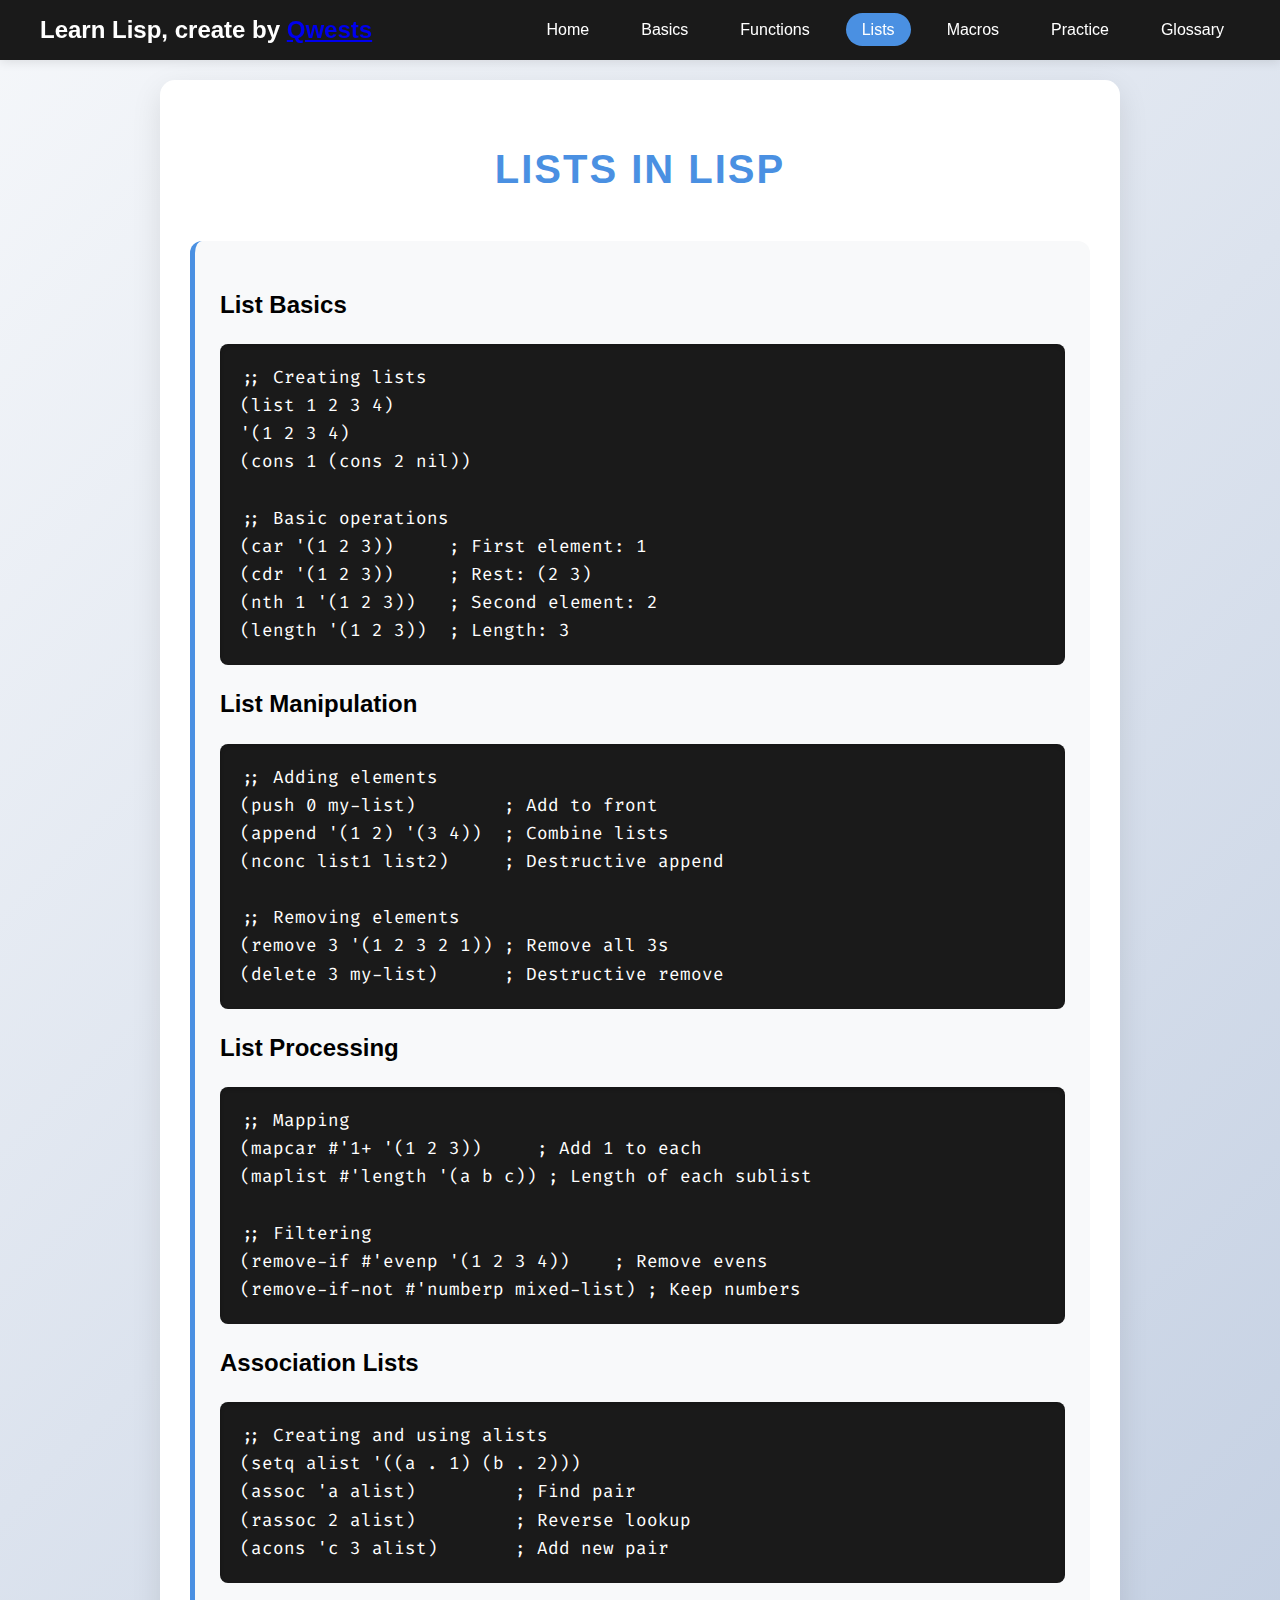
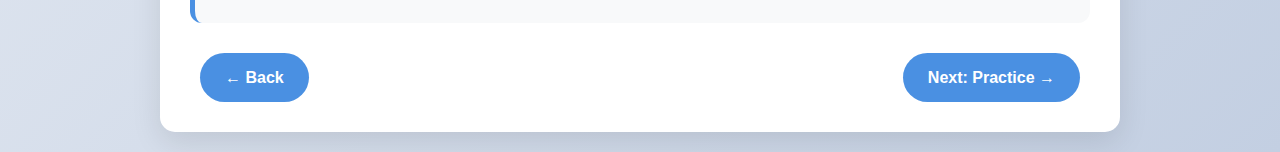
<file: lisp/lists.html>
<!DOCTYPE html>
<html>
<head>
  <meta charset="utf-8">
  <meta name="viewport" content="width=device-width">
  <title>Lisp Lists</title>
  <link href="https://fonts.googleapis.com/css2?family=Fira+Code:wght@400;500&display=swap" rel="stylesheet">
  <link href="style.css" rel="stylesheet" type="text/css" />
</head>
<body>
  <nav class="main-nav">
    <div class="nav-content">
      <div class="logo">Learn Lisp, create by <a href="https://vonja.odnd.cz/">Qwests</a></div>
      <ul class="nav-links">
        <li><a href="index.html">Home</a></li>
        <li><a href="basics.html">Basics</a></li>
        <li><a href="functions.html">Functions</a></li>
        <li><a href="lists.html" class="active">Lists</a></li>
        <li><a href="macros.html">Macros</a></li>
        <li><a href="practice.html">Practice</a></li>
        <li><a href="glossary.html">Glossary</a></li>
      </ul>
    </div>
  </nav>

  <div class="container">
    <h1>Lists in Lisp</h1>
    <div class="lesson">
      <h2>List Basics</h2>
      <pre class="code-example">;; Creating lists
(list 1 2 3 4)
'(1 2 3 4)
(cons 1 (cons 2 nil))

;; Basic operations
(car '(1 2 3))     ; First element: 1
(cdr '(1 2 3))     ; Rest: (2 3)
(nth 1 '(1 2 3))   ; Second element: 2
(length '(1 2 3))  ; Length: 3</pre>

      <h2>List Manipulation</h2>
      <pre class="code-example">;; Adding elements
(push 0 my-list)        ; Add to front
(append '(1 2) '(3 4))  ; Combine lists
(nconc list1 list2)     ; Destructive append

;; Removing elements
(remove 3 '(1 2 3 2 1)) ; Remove all 3s
(delete 3 my-list)      ; Destructive remove</pre>

      <h2>List Processing</h2>
      <pre class="code-example">;; Mapping
(mapcar #'1+ '(1 2 3))     ; Add 1 to each
(maplist #'length '(a b c)) ; Length of each sublist

;; Filtering
(remove-if #'evenp '(1 2 3 4))    ; Remove evens
(remove-if-not #'numberp mixed-list) ; Keep numbers</pre>

      <h2>Association Lists</h2>
      <pre class="code-example">;; Creating and using alists
(setq alist '((a . 1) (b . 2)))
(assoc 'a alist)         ; Find pair
(rassoc 2 alist)         ; Reverse lookup
(acons 'c 3 alist)       ; Add new pair</pre>
    </div>
    <div class="navigation-buttons">
      <a href="functions.html" class="nav-button">← Back</a>
      <a href="practice.html" class="nav-button">Next: Practice →</a>
    </div>
  </div>
  <script src="script.js"></script>
</body>
</html>
</file>
<file: mainstyle.css>
:root {
    --primary: #2563eb;
    --dark: #1e293b;
    --light: #f8fafc;
    --shadow: 0 4px 6px -1px rgb(0 0 0 / 0.1);
}

* {
    margin: 0;
    padding: 0;
    box-sizing: border-box;
}

body {
    font-family: 'Inter', system-ui, -apple-system, sans-serif;
    line-height: 1.7;
    color: var(--dark);
    background-color: var(--light);
}

header {
    background-color: white;
    box-shadow: var(--shadow);
    padding: 1.5rem;
    position: sticky;
    top: 0;
}

nav {
    max-width: 1200px;
    margin: 0 auto;
    display: flex;
    justify-content: space-between;
    align-items: center;
}

nav a {
    color: var(--dark);
    text-decoration: none;
    font-weight: 500;
    padding: 0.5rem 1rem;
    border-radius: 0.5rem;
    transition: all 0.3s ease;
}

nav a:hover {
    background-color: var(--primary);
    color: white;
}

main {
    max-width: 800px;
    margin: 4rem auto;
    padding: 0 2rem;
}

section {
    margin-bottom: 5rem;
    background: white;
    padding: 2rem;
    border-radius: 1rem;
    box-shadow: var(--shadow);
}

h1 {
    font-size: 2.5rem;
    font-weight: 700;
    color: var(--primary);
}

h2 {
    font-size: 1.875rem;
    color: var(--dark);
    margin-bottom: 1.5rem;
}

p {
    margin-bottom: 1.5rem;
    color: #4b5563;
}

footer {
    background-color: white;
    color: var(--dark);
    text-align: center;
    padding: 1.5rem;
    position: fixed;
    bottom: 0;
    width: 100%;
    box-shadow: 0 -4px 6px -1px rgb(0 0 0 / 0.1);
}

@media (max-width: 768px) {
    main {
        margin: 2rem auto;
    }
    
    section {
        padding: 1.5rem;
    }
    
    h1 {
        font-size: 2rem;
    }
}
</file>
<file: lisp/style.css>
:root {
  --primary-color: #4a90e2;
  --secondary-color: #2ecc71;
  --dark-bg: #1a1a1a;
  --light-bg: #ffffff;
  --nav-height: 60px;
}

.main-nav {
  background: var(--dark-bg);
  position: fixed;
  width: 100%;
  top: 0;
  left: 0;
  z-index: 1000;
  box-shadow: 0 2px 10px rgba(0,0,0,0.1);
}

.nav-content {
  max-width: 1200px;
  margin: 0 auto;
  display: flex;
  justify-content: space-between;
  align-items: center;
  padding: 0 20px;
  height: var(--nav-height);
}

.logo {
  color: var(--light-bg);
  font-size: 1.5em;
  font-weight: bold;
}

.nav-links {
  list-style: none;
  display: flex;
  gap: 20px;
  margin: 0;
  padding: 0;
}

.nav-links a {
  color: var(--light-bg);
  text-decoration: none;
  padding: 8px 16px;
  border-radius: 20px;
  transition: background-color 0.3s;
}

.nav-links a:hover, .nav-links a.active {
  background: var(--primary-color);
}

body {
  font-family: 'Segoe UI', Tahoma, Geneva, Verdana, sans-serif;
  line-height: 1.6;
  margin: 0;
  padding: calc(var(--nav-height) + 20px) 20px 20px;
  background: linear-gradient(135deg, #f5f7fa 0%, #c3cfe2 100%);
  min-height: 100vh;
}

.container {
  max-width: 900px;
  margin: 0 auto;
  background: var(--light-bg);
  padding: 30px;
  border-radius: 15px;
  box-shadow: 0 10px 30px rgba(0,0,0,0.1);
}

h1 {
  color: var(--primary-color);
  text-align: center;
  font-size: 2.5em;
  margin-bottom: 1em;
  text-transform: uppercase;
  letter-spacing: 2px;
}

.lesson {
  background: #f8f9fa;
  padding: 25px;
  border-radius: 12px;
  margin-bottom: 30px;
  border-left: 5px solid var(--primary-color);
}

.code-example {
  background: var(--dark-bg);
  color: #fff;
  padding: 20px;
  border-radius: 8px;
  font-family: 'Fira Code', monospace;
  font-size: 1.1em;
  box-shadow: inset 0 2px 4px rgba(0,0,0,0.2);
  margin: 15px 0;
}

textarea {
  width: 100%;
  height: 150px;
  margin: 15px 0;
  padding: 15px;
  font-family: 'Fira Code', monospace;
  font-size: 1em;
  border: 2px solid #e0e0e0;
  border-radius: 8px;
  resize: vertical;
  transition: border-color 0.3s ease;
}

textarea:focus {
  outline: none;
  border-color: var(--primary-color);
}

button {
  background: var(--primary-color);
  color: white;
  border: none;
  padding: 12px 25px;
  border-radius: 25px;
  cursor: pointer;
  font-size: 1em;
  font-weight: 600;
  transition: transform 0.2s ease, box-shadow 0.2s ease;
}

button:hover {
  background: #357abd;
  transform: translateY(-2px);
  box-shadow: 0 5px 15px rgba(74, 144, 226, 0.3);
}

#feedback {
  margin-top: 20px;
  padding: 15px;
  border-radius: 8px;
  font-weight: 500;
  animation: fadeIn 0.3s ease;
}

@keyframes fadeIn {
  from { opacity: 0; transform: translateY(-10px); }
  to { opacity: 1; transform: translateY(0); }
}

.topic-grid {
  display: grid;
  grid-template-columns: repeat(auto-fit, minmax(280px, 1fr));
  gap: 25px;
  margin-top: 30px;
  padding: 10px;
}

.topic-card {
  background: var(--light-bg);
  padding: 25px;
  border-radius: 10px;
  text-decoration: none;
  color: inherit;
  transition: transform 0.3s, box-shadow 0.3s;
  border: 2px solid var(--primary-color);
  display: flex;
  flex-direction: column;
  min-height: 160px;
  box-sizing: border-box;
}

.topic-card:hover {
  transform: translateY(-5px);
  box-shadow: 0 5px 15px rgba(74, 144, 226, 0.2);
}

.topic-card h3 {
  color: var(--primary-color);
  margin: 0 0 10px 0;
  font-size: 1.1em;
  line-height: 1.2;
  height: auto;
}

.topic-card p {
  margin: 0;
  color: #666;
  flex-grow: 1;
  font-size: 0.9em;
  line-height: 1.3;
  overflow: hidden;
}

.welcome-section {
  text-align: center;
  padding: 20px;
}

#history {
  margin-top: 20px;
  padding: 15px;
  background: #f8f9fa;
  border-radius: 8px;
}

#history p {
  margin: 10px 0;
  padding: 10px;
  background: white;
  border-radius: 6px;
  border-left: 3px solid var(--secondary-color);
}

.navigation-buttons {
  margin-top: 30px;
  display: flex;
  justify-content: space-between;
  align-items: center;
}

.nav-button {
  background: var(--primary-color);
  color: white;
  text-decoration: none;
  padding: 12px 25px;
  border-radius: 25px;
  font-weight: 600;
  transition: transform 0.2s ease, box-shadow 0.2s ease;
  margin: 0 10px; /* Added margin for spacing */
}

.nav-button:hover {
  background: #357abd;
  transform: translateY(-2px);
  box-shadow: 0 5px 15px rgba(74, 144, 226, 0.3);
}

.glossary-section {
  display: flex;
  flex-direction: column;
  gap: 20px;
}

.glossary-item {
  background: #f8f9fa;
  padding: 20px;
  border-radius: 10px;
  border-left: 5px solid var(--primary-color);
}

.glossary-item h3 {
  color: var(--primary-color);
  margin-top: 0;
}

.topic-grid a {
  color: var(--primary-color);
  text-decoration: none;
}

.topic-grid a:hover {
  text-decoration: underline;
}

.no-change {
  color: black;
}

.no-change:visited,
.no-change:active {
  color: black;
}
</file>
<file: style.css>
:root {
    --primary: #2563eb;
    --dark: #1e293b;
    --light: #f8fafc;
    --shadow: 0 4px 6px -1px rgb(0 0 0 / 0.1);
}

* {
    margin: 0;
    padding: 0;
    box-sizing: border-box;
}

body {
    font-family: 'Inter', system-ui, -apple-system, sans-serif;
    line-height: 1.7;
    color: var(--dark);
    background-color: var(--light);
}

header {
    background-color: white;
    box-shadow: var(--shadow);
    padding: 1.5rem;
    position: sticky;
    top: 0;
}

nav {
    max-width: 1200px;
    margin: 0 auto;
    display: flex;
    justify-content: space-between;
    align-items: center;
}

nav a {
    color: var(--dark);
    text-decoration: none;
    font-weight: 500;
    padding: 0.5rem 1rem;
    border-radius: 0.5rem;
    transition: all 0.3s ease;
}

nav a:hover {
    background-color: var(--primary);
    color: white;
}

main {
    max-width: 800px;
    margin: 4rem auto;
    padding: 0 2rem;
}

section {
    margin-bottom: 5rem;
    background: white;
    padding: 2rem;
    border-radius: 1rem;
    box-shadow: var(--shadow);
}

h1 {
    font-size: 2.5rem;
    font-weight: 700;
    color: var(--primary);
}

h2 {
    font-size: 1.875rem;
    color: var(--dark);
    margin-bottom: 1.5rem;
}

p {
    margin-bottom: 1.5rem;
    color: #4b5563;
}

footer {
    background-color: white;
    color: var(--dark);
    text-align: center;
    padding: 1.5rem;
    position: fixed;
    bottom: 0;
    width: 100%;
    box-shadow: 0 -4px 6px -1px rgb(0 0 0 / 0.1);
}

@media (max-width: 768px) {
    main {
        margin: 2rem auto;
    }
    
    section {
        padding: 1.5rem;
    }
    
    h1 {
        font-size: 2rem;
    }
}
</file>
